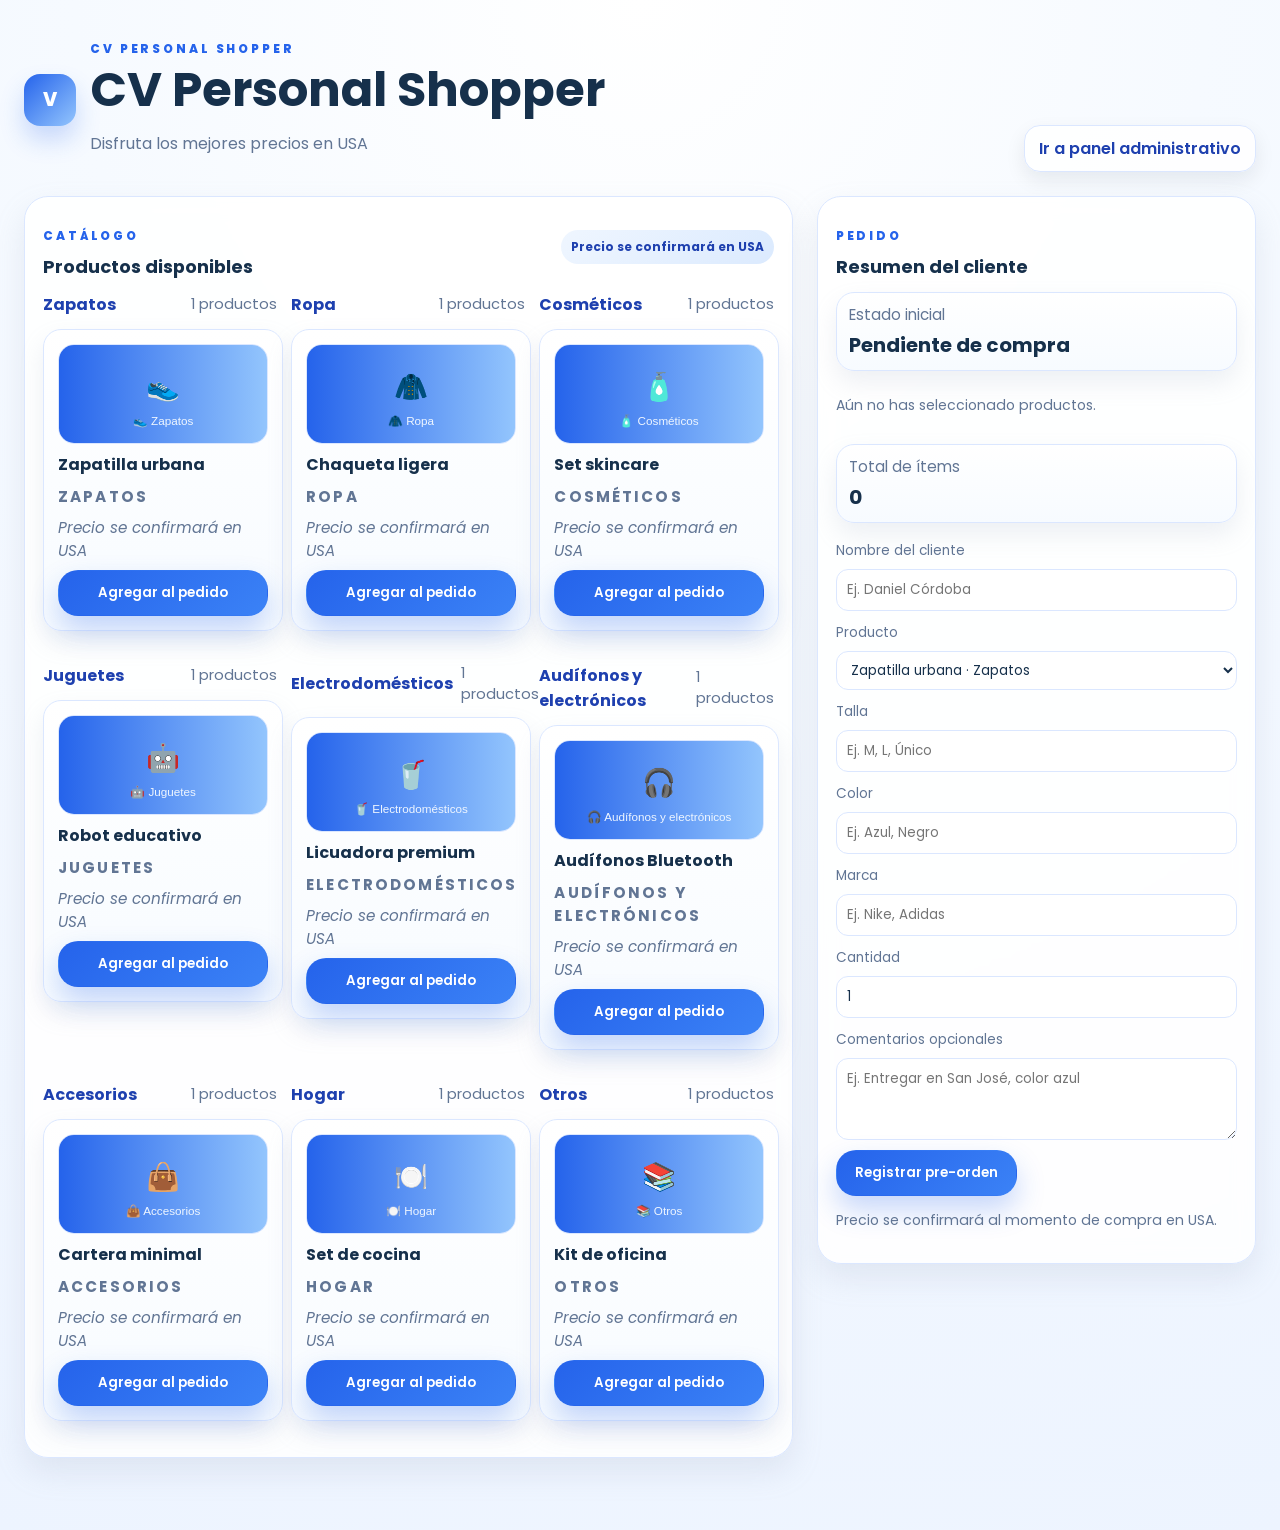
<file: index.html>
<!doctype html>
<html lang="es">
  <head>
    <meta charset="UTF-8" />
    <meta name="viewport" content="width=device-width, initial-scale=1.0" />
    <title>Catálogo Cliente | BlueLine</title>
    <link rel="preconnect" href="https://fonts.googleapis.com" />
    <link rel="preconnect" href="https://fonts.gstatic.com" crossorigin />
    <link
      href="https://fonts.googleapis.com/css2?family=Poppins:wght@400;500;600;700;800&display=swap"
      rel="stylesheet"
    />
    <link rel="stylesheet" href="styles.css" />
  </head>
  <body>
    <header class="topbar">
      <div class="brand-wrap">
        <div class="brand-mark" aria-label="Logo Victor">V</div>
        <div>
          <p class="eyebrow">CV Personal Shopper</p>
          <h1>CV Personal Shopper</h1>
          <p class="subtitle">Disfruta los mejores precios en USA</p>
        </div>
      </div>
      <nav class="top-actions">
        <a class="ghost-btn" href="admin.html">Ir a panel administrativo</a>
      </nav>
    </header>

    <main class="layout-grid">
      <section class="panel panel-wide">
        <div class="panel-heading">
          <div>
            <p class="eyebrow">Catálogo</p>
            <h2>Productos disponibles</h2>
          </div>
          <span class="badge">Precio se confirmará en USA</span>
        </div>

        <div id="catalog-grid" class="card-grid"></div>
      </section>

      <aside class="panel sticky-panel">
        <div class="panel-heading">
          <div>
            <p class="eyebrow">Pedido</p>
            <h2>Resumen del cliente</h2>
          </div>
        </div>

        <div class="summary-card">
          <p>Estado inicial</p>
          <strong>Pendiente de compra</strong>
        </div>

        <div id="selected-list" class="selected-list"></div>

        <div class="summary-card">
          <p>Total de ítems</p>
          <strong id="item-count">0</strong>
        </div>

        <div class="preorder-form">
          <label class="field-label" for="customer-name">Nombre del cliente</label>
          <input id="customer-name" class="text-input" type="text" placeholder="Ej. Daniel Córdoba" />
          <label class="field-label" for="product-select">Producto</label>
          <select id="product-select" class="status-select"></select>
          <label class="field-label" for="size-input">Talla</label>
          <input id="size-input" class="text-input" type="text" placeholder="Ej. M, L, Único" />
          <label class="field-label" for="color-input">Color</label>
          <input id="color-input" class="text-input" type="text" placeholder="Ej. Azul, Negro" />
          <label class="field-label" for="brand-input">Marca</label>
          <input id="brand-input" class="text-input" type="text" placeholder="Ej. Nike, Adidas" />
          <label class="field-label" for="quantity-input">Cantidad</label>
          <input id="quantity-input" class="text-input" type="number" min="1" value="1" />
          <label class="field-label" for="order-details">Comentarios opcionales</label>
          <textarea id="order-details" class="text-input text-area" rows="3" placeholder="Ej. Entregar en San José, color azul"></textarea>
        </div>

        <button id="confirm-order" class="primary-btn" type="button">Registrar pre-orden</button>
        <p class="small-note">Precio se confirmará al momento de compra en USA.</p>
      </aside>
    </main>

    <script src="script.js"></script>
  </body>
</html>
</file>
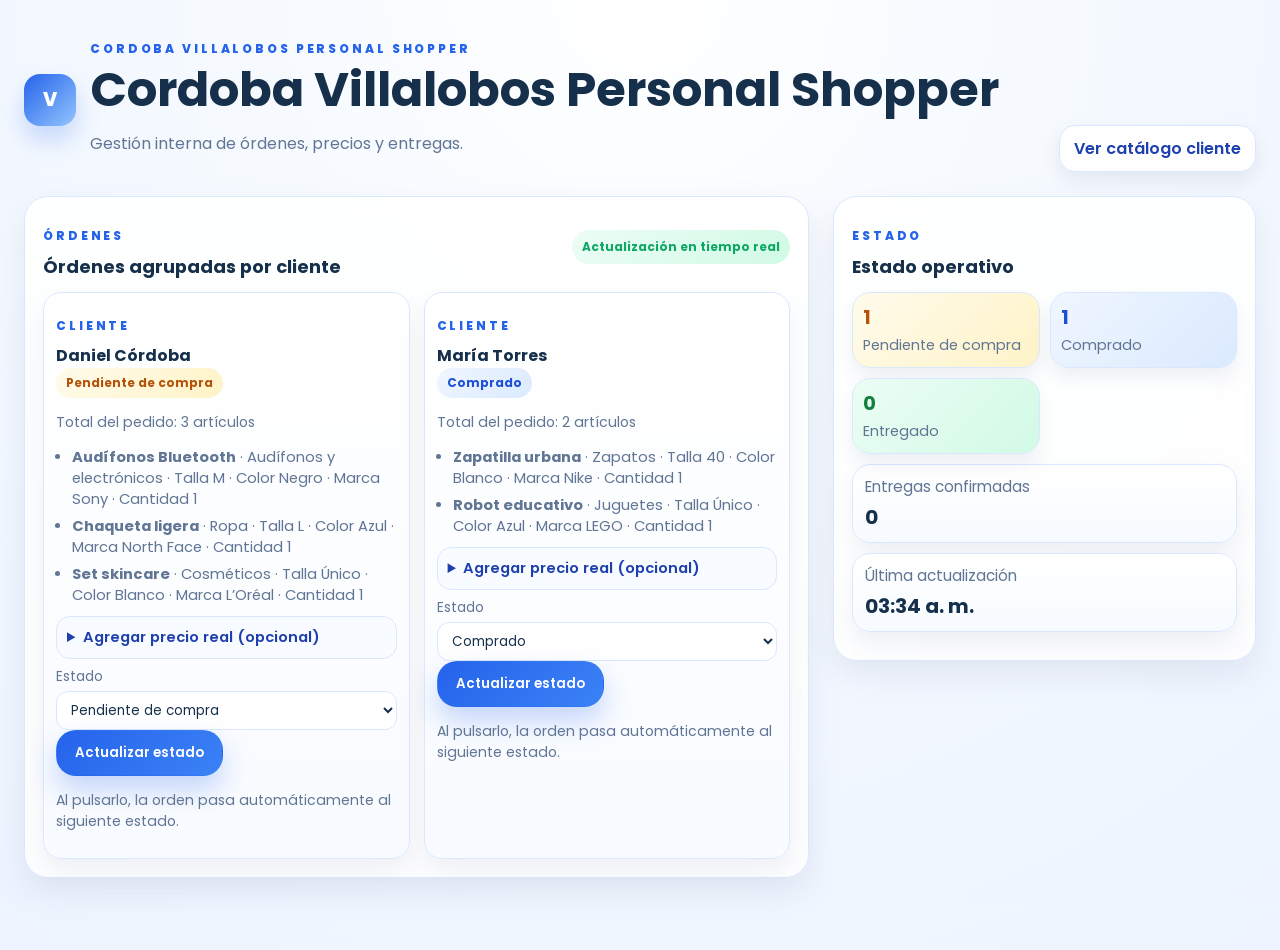
<file: admin.html>
<!doctype html>
<html lang="es">
  <head>
    <meta charset="UTF-8" />
    <meta name="viewport" content="width=device-width, initial-scale=1.0" />
    <title>Panel Administrativo | BlueLine</title>
    <link rel="preconnect" href="https://fonts.googleapis.com" />
    <link rel="preconnect" href="https://fonts.gstatic.com" crossorigin />
    <link
      href="https://fonts.googleapis.com/css2?family=Poppins:wght@400;500;600;700;800&display=swap"
      rel="stylesheet"
    />
    <link rel="stylesheet" href="styles.css" />
  </head>
  <body>
    <header class="topbar">
      <div class="brand-wrap">
        <div class="brand-mark" aria-label="Logo Victor">V</div>
        <div>
          <p class="eyebrow">Cordoba Villalobos Personal Shopper</p>
          <h1>Cordoba Villalobos Personal Shopper</h1>
          <p class="subtitle">Gestión interna de órdenes, precios y entregas.</p>
        </div>
      </div>
      <nav class="top-actions">
        <a class="ghost-btn" href="index.html">Ver catálogo cliente</a>
      </nav>
    </header>

    <main class="layout-grid admin-layout">
      <section class="panel panel-wide">
        <div class="panel-heading">
          <div>
            <p class="eyebrow">Órdenes</p>
            <h2>Órdenes agrupadas por cliente</h2>
          </div>
          <span class="badge badge-success">Actualización en tiempo real</span>
        </div>
        <div id="orders-grid" class="orders-grid"></div>
      </section>

      <aside class="panel sticky-panel">
        <div class="panel-heading">
          <div>
            <p class="eyebrow">Estado</p>
            <h2>Estado operativo</h2>
          </div>
        </div>

        <div id="status-grid" class="status-grid"></div>

        <div class="summary-card">
          <p>Entregas confirmadas</p>
          <strong id="confirmed-deliveries">0</strong>
        </div>
        <div class="summary-card">
          <p>Última actualización</p>
          <strong id="last-update">—</strong>
        </div>
      </aside>
    </main>

    <script src="script.js"></script>
  </body>
</html>
</file>
<file: styles.css>
:root {
  --bg: #edf4ff;
  --panel: rgba(255, 255, 255, 0.88);
  --line: #dbe7ff;
  --primary: #2563eb;
  --primary-dark: #1e40af;
  --text: #16304b;
  --muted: #617594;
  --success: #0ea766;
  --shadow: 0 20px 45px rgba(37, 99, 235, 0.16);
}

* { box-sizing: border-box; }
html, body { margin: 0; padding: 0; font-family: 'Poppins', sans-serif; color: var(--text); background:
  radial-gradient(circle at top, #ffffff 0%, #f6faff 35%, var(--bg) 100%);
}
body { min-height: 100vh; }

a { text-decoration: none; color: inherit; }

.topbar {
  display: flex; justify-content: space-between; align-items: end; gap: 18px;
  padding: 28px 24px 0; max-width: 1400px; margin: 0 auto;
}
.brand-wrap { display: flex; align-items: center; gap: 14px; }
.brand-mark {
  width: 52px; height: 52px; border-radius: 16px; display: grid; place-items: center;
  background: linear-gradient(135deg, #2563eb, #93c5fd); color: #fff; font-weight: 800; font-size: 1.2rem;
  box-shadow: 0 14px 24px rgba(37, 99, 235, 0.22);
}
.eyebrow { text-transform: uppercase; letter-spacing: 0.24em; font-size: 12px; color: var(--primary); font-weight: 800; margin-bottom: 8px; }
h1 { font-size: clamp(2rem, 5vw, 3rem); margin: 0; line-height: 1.02; }
.subtitle { color: var(--muted); max-width: 720px; font-size: 1rem; }

.top-actions { display: flex; gap: 10px; align-items: center; }
.ghost-btn, .primary-btn, .small-btn {
  border-radius: 16px; border: 1px solid transparent; padding: 10px 14px; cursor: pointer;
  font-weight: 600; font-family: inherit; transition: transform 0.18s ease, box-shadow 0.2s ease, background 0.25s ease;
}
.ghost-btn { background: rgba(255,255,255,0.9); color: var(--primary-dark); border-color: var(--line); box-shadow: 0 8px 20px rgba(15, 23, 42, 0.08); }
.primary-btn { background: linear-gradient(135deg, var(--primary), #3b82f6); color: #fff; box-shadow: 0 14px 28px rgba(37, 99, 235, 0.25); }
.small-btn { background: #eff6ff; color: var(--primary-dark); border-color: var(--line); }
.ghost-btn:hover, .primary-btn:hover, .small-btn:hover {
  transform: translateY(-2px);
  box-shadow: 0 16px 32px rgba(37, 99, 235, 0.18);
}

.layout-grid { display: grid; grid-template-columns: 1.4fr 0.8fr; gap: 24px; max-width: 1400px; margin: 24px auto 48px; padding: 0 24px 24px; }
.admin-layout { grid-template-columns: 1.3fr 0.7fr; }

.panel {
  background: var(--panel); backdrop-filter: blur(10px); border: 1px solid var(--line);
  border-radius: 24px; box-shadow: 0 14px 30px rgba(148, 163, 184, 0.18); padding: 18px;
}
.panel-wide { min-height: 420px; }
.sticky-panel { position: sticky; top: 18px; align-self: start; }
.panel-heading { display: flex; justify-content: space-between; align-items: center; margin-bottom: 12px; gap: 12px; }
.panel-heading h2 { margin: 0; font-size: 1.12rem; }
.badge { display: inline-flex; align-items: center; padding: 8px 10px; border-radius: 999px; background: linear-gradient(135deg, #eff6ff, #dbeafe); color: var(--primary-dark); font-size: 12px; font-weight: 700; }
.badge-success { background: linear-gradient(135deg, #ecfdf5, #d1fae5); color: var(--success); }

.card-grid { display: grid; grid-template-columns: repeat(auto-fit, minmax(230px, 1fr)); gap: 14px; }
.product-card, .admin-row, .selected-item, .summary-card {
  border: 1px solid var(--line); border-radius: 18px; background: linear-gradient(180deg, #ffffff 0%, #f7fbff 100%);
  box-shadow: 0 12px 24px rgba(148, 163, 184, 0.16);
}
.product-card { padding: 14px; display: flex; flex-direction: column; gap: 8px; transition: transform 0.18s ease, box-shadow 0.2s ease; }
.product-card:hover, .admin-row:hover { transform: translateY(-3px); box-shadow: 0 16px 30px rgba(37, 99, 235, 0.18); }
.product-card h3 { margin: 0; font-size: 1rem; }
.product-card p { margin: 0; color: var(--muted); font-size: 0.95rem; }
.product-meta { display: flex; justify-content: space-between; align-items: center; color: var(--muted); font-size: 12px; }
.price-tag { color: var(--primary); font-weight: 700; font-size: 14px; }
.hidden-price { color: var(--muted); font-style: italic; }

.selected-list { display: flex; flex-direction: column; gap: 10px; margin-bottom: 14px; }
.selected-item { padding: 10px; display: flex; justify-content: space-between; align-items: center; }
.selected-item strong { display: block; font-size: 0.95rem; }
.selected-item small { color: var(--muted); }

.summary-card { padding: 10px 12px; margin-bottom: 10px; }
.summary-card p { margin: 0 0 4px; color: var(--muted); font-size: 0.95rem; }
.summary-card strong { font-size: 1.25rem; }
.small-note { color: var(--muted); font-size: 0.88rem; }

.admin-list { display: flex; flex-direction: column; gap: 12px; }
.admin-row { padding: 12px; display: grid; grid-template-columns: 1fr auto auto; gap: 12px; align-items: center; transition: transform 0.18s ease, box-shadow 0.2s ease; }
.admin-row h3 { margin: 0 0 4px; font-size: 1rem; }
.admin-row p { margin: 0; color: var(--muted); font-size: 0.92rem; }
.price-input { width: 100px; border-radius: 10px; border: 1px solid var(--line); padding: 8px; font-weight: 700; color: var(--primary); background: #fff; }
.status-pill { display: inline-flex; align-items: center; justify-content: center; padding: 6px 10px; border-radius: 999px; font-size: 12px; font-weight: 700; }
.status-ready { background: #ecfdf5; color: var(--success); }
.status-pending { background: #fff7ed; color: #c15d00; }
.field-label { display: block; color: var(--muted); font-size: 0.85rem; margin-top: 8px; margin-bottom: 4px; }
.text-input { width: 100%; border-radius: 12px; border: 1px solid var(--line); padding: 10px; font-family: inherit; background: #fff; color: var(--text); }
.text-area { resize: vertical; min-height: 64px; }
.status-select { width: 100%; border-radius: 12px; border: 1px solid var(--line); padding: 8px 10px; font-family: inherit; background: #fff; color: var(--text); }
.preorder-form { display: grid; gap: 4px; margin-bottom: 10px; }

@media (max-width: 1040px) { .layout-grid, .admin-layout { grid-template-columns: 1fr; } .sticky-panel { position: static; } }
@media (max-width: 700px) { .topbar { flex-direction: column; align-items: start; } .admin-row { grid-template-columns: 1fr; } }
.category-block { display: flex; flex-direction: column; gap: 12px; margin-bottom: 18px; }
.category-heading { display: flex; justify-content: space-between; align-items: center; gap: 8px; }
.category-heading h3 { margin: 0; font-size: 1rem; color: var(--primary-dark); }
.category-heading span { color: var(--muted); font-size: 0.92rem; }
.inner-grid { grid-template-columns: repeat(auto-fit, minmax(240px, 1fr)); }
.product-thumb { width: 100%; height: 100px; object-fit: cover; border-radius: 16px; border: 1px solid var(--line); background: #eff6ff; }
.product-card h4 { margin: 0; font-size: 1rem; color: var(--text); }
.product-category-pill { color: var(--primary-dark); font-size: 0.82rem; font-weight: 700; text-transform: uppercase; letter-spacing: 0.14em; }

.orders-grid { display: grid; grid-template-columns: repeat(auto-fit, minmax(260px, 1fr)); gap: 14px; }
.order-card { border: 1px solid var(--line); border-radius: 18px; background: linear-gradient(180deg, #fff, #f8fbff); padding: 12px; box-shadow: 0 12px 24px rgba(148, 163, 184, 0.15); }
.order-card h3 { margin: 0; font-size: 1rem; }
.order-items { margin: 8px 0 0; padding-left: 16px; color: var(--muted); font-size: 0.92rem; }
.order-items li { margin-bottom: 6px; }
.price-details { margin-top: 10px; border: 1px solid var(--line); border-radius: 14px; padding: 10px; background: #f8fbff; }
.price-details summary { cursor: pointer; color: var(--primary-dark); font-weight: 600; font-size: 0.92rem; }

.status-grid { display: grid; grid-template-columns: repeat(2, minmax(0, 1fr)); gap: 10px; margin-bottom: 10px; }
.status-card { border-radius: 18px; padding: 10px; border: 1px solid var(--line); box-shadow: 0 10px 18px rgba(148, 163, 184, 0.16); }
.status-card strong { display: block; font-size: 1.2rem; }
.status-card span { color: var(--muted); font-size: 0.9rem; }

/* Botones más modernos */
.primary-btn {
  background: linear-gradient(135deg, var(--primary), #3b82f6);
  color: #fff;
  border-radius: 20px;
  padding: 12px 18px;
  font-weight: 600;
  transition: transform 0.2s ease, box-shadow 0.2s ease;
}
.primary-btn:hover {
  transform: scale(1.05);
  box-shadow: 0 16px 32px rgba(37, 99, 235, 0.25);
}

/* Estados operativos */
.status-entregado { background: linear-gradient(135deg, #ecfdf5, #d1fae5); color: #15803d; }
.status-pendiente { background: linear-gradient(135deg, #fffbeb, #fef3c7); color: #b45309; }
.status-comprado  { background: linear-gradient(135deg, #eff6ff, #dbeafe); color: #1d4ed8; }
.status-transito  { background: linear-gradient(135deg, #eff6ff, #dbeafe); color: #1d4ed8; }
.status-confirmado{ background: linear-gradient(135deg, #fef2f2, #fee2e2); color: #b91c1c; }

/* Tarjetas con efecto hover más marcado */
.product-card:hover, .admin-row:hover {
  transform: scale(1.02);
  box-shadow: 0 18px 36px rgba(37, 99, 235, 0.22);
}
</file>
